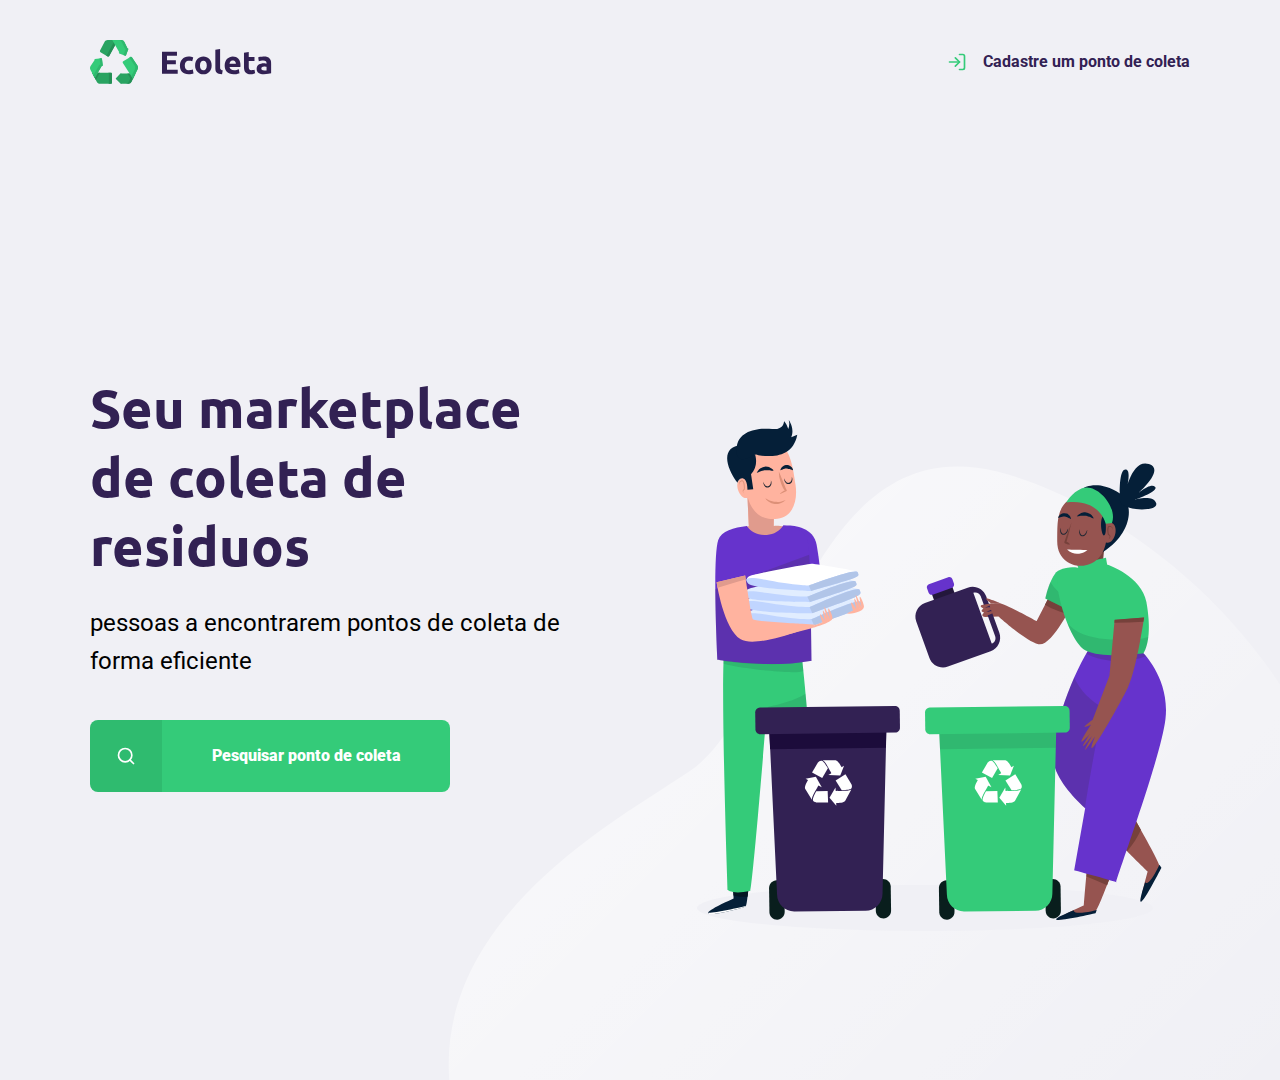
<file: NWL-1-Launch_base/index.html>
<!DOCTYPE html>
<html lang="pt_br">
<head>
    <meta charset="UTF-8">
    <meta name="viewport" content="width=device-width, initial-scale=1.0">
    <title>Ecoleta</title>
    <link href="https://fonts.googleapis.com/css2?family=Roboto&family=Ubuntu:wght@700&display=swap" rel="stylesheet">
    <link rel="stylesheet" href="styles/style.css">
    <link rel="stylesheet" href="styles/home.css">
    <link rel="stylesheet" href="styles/responsive.css">
</head>
<body>
    <div id="page-home">
    <div class="content">

    <header>
    <img src="extras-aula-1/extras-aula-1/icones/logo.svg" alt="logo marca">
    
    <a href="cadastro.html">
        <span></span>
        Cadastre um ponto de coleta
</a>
    </header>
    <main>

        <h1 class=" red">Seu marketplace de coleta de residuos</h1>
<p>pessoas a encontrarem pontos de coleta de forma eficiente</p> 
    
<a href="#"><span></span><strong>Pesquisar ponto de coleta</strong></a>

    </main>

    </div>
    </div>
</body>
</html>
</file>
<file: NWL-1-Launch_base/styles/style.css>
html{font-family: 'Roboto', sans-serif;}
*{
    margin: 0px;
    padding: 0px;
    box-sizing: border-box;
}
body{
    background: #f0f0f5;
    -webkit-font-smoothing: antialiased;
}

a{
    text-decoration: none;
}
:root{
    --title-color: #322153;
    --primary-color: #34cb79;
}
h1,h2,h3,h4,h5,h6{
    font-family: 'Ubuntu', sans-serif;
}
/*Box model
modelo de caixa
*/
</file>
<file: NWL-1-Launch_base/styles/home.css>
#page-home{
    background: url(..//extras-aula-1/extras-aula-1/icones/home-background.svg)no-repeat;
    height: 120vh;
    background-position: 35vw bottom;

}
#page-home .content{
    width: 90%;
    max-width: 1100px;
    height: 100%;

    margin: 0 auto;

    display: flex;
    flex-direction: column;
}
#page-home header{

    margin-top: 40px;

    display: flex;
    align-items: center;
    justify-content: space-between;
}
#page-home header a{
    display: flex;
    color: var(--title-color);
    font-weight: 700;
}
#page-home header a span{
    margin-right: 16px;
    display: flex;

    background-image: url(../extras-aula-1/extras-aula-1/icones/log-in.svg);
    
    width: 20px;
    
    height: 20px;
    
    
}
#page-home main{
    max-width: 500px;

    flex: 1;

    display: flex;
    flex-direction: column;
    justify-content: center;
}
#page-home main h1{
    color: var(--title-color);
    font-size: 54px;
}
#page-home main p{
    font-size: 24px;
    line-height: 38px;
    margin-top: 24px;
}
#page-home main a {
    width: 100%;
    max-width: 360px;
    height: 72px;

    border-radius: 8px;

    background: var(--primary-color);

    display: flex;
    align-items: center;

    margin-top: 40px;
    transition: 400ms;
    font-weight: bold;
    color: white;
    position: relative;
}
#page-home main a:hover{
    background-color: #2fb86e;
}
#page-home main a span{
    width: 72px;
    height: 72px;
    border-top-left-radius: 8px;
    border-bottom-left-radius: 8px;
    display: flex;
    
    align-items: center;
    justify-content: center;

    background-color: rgba(0, 0, 0, 0.08);
}
#page-home main a span::after{
    content: "";
    background-image: url(../extras-aula-1/extras-aula-1/icones/search.svg);
    width: 20px;
    height: 20px;

}
#page-home main a strong{
    flex: 1;
    color: white;
    text-align: center;
}
@media (max-width:900px){
    #page-home{
        background-position-x: 70vw;
    }
    #page-home .content{
        align-items: center;
        text-align: center;
    }
    #page-home header a{
        position: absolute;
        bottom: 48px;
        top: 100%;
        left: 50%;
        transform: translate(-50%);
    }
    #page#home main{
        align-items: center;
    }
}
</file>
<file: NWL-1-Launch_base/styles/responsive.css>
@media (max-width:900px){
    #page-home{
        background-position-x: 70vw;
    }
    #page-home .content{
        align-items: center;
        text-align: center;
    }
    #page-home header a{
        position: absolute;
        bottom: 48px;
        margin-top: 90%;
        left: 50%;
        transform: translate(-50%);
    }
    #page#home main{
        align-items: center;
    }
}
@media(min-width:1700px){
    #page-home{
        background-position-x: 40vw;
    }
}
@media(max-height:760px){
    #page-home{
        background-position-y: 200px;
    }
}


@media (max-width:900px){
    #page-create-point{
        background-position-x: 70vw;
    }
    #page-create-point .content{
        align-items: center;
        text-align: center;
    }
    #page-create-point header a{
        position: absolute;
        bottom: 48px;
        margin-top: 90%;
        left: 50%;
        transform: translate(-50%);
    }
    #page#home main{
        align-items: center;
    }
}
</file>
